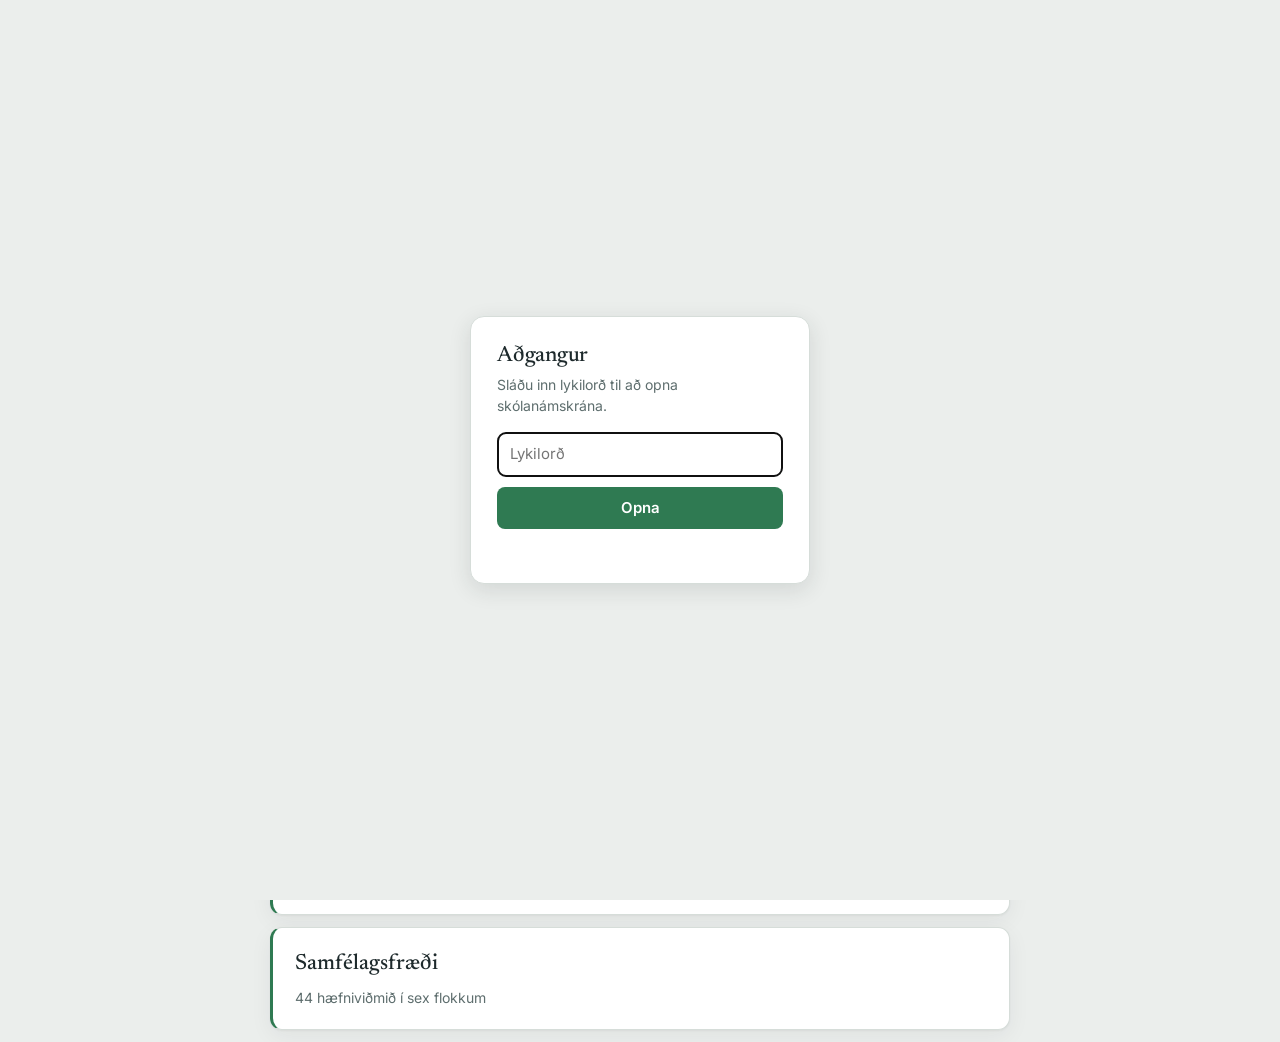
<file: index.html>
<!DOCTYPE html>
<html lang="is">
<head>
<meta charset="utf-8">
<meta name="viewport" content="width=device-width, initial-scale=1">
<title>Hæfniviðmið – skólanámskrá</title>
<link rel="preconnect" href="https://fonts.googleapis.com">
<link rel="preconnect" href="https://fonts.gstatic.com" crossorigin>
<link href="https://fonts.googleapis.com/css2?family=Newsreader:ital,opsz,wght@0,6..72,400;0,6..72,500;1,6..72,400&family=Inter:wght@400;500;600&display=swap" rel="stylesheet">
<style>
  :root{
    --paper:#EBEEEC; --surface:#FFFFFF; --ink:#1E2A2C; --muted:#5E6E6E;
    --line:#D6DDD9; --sea:#2F7A52; --sea-fill:#E1EFE6; --blue:#3A6B8C;
    --shadow:0 1px 2px rgba(30,42,44,.05),0 6px 22px rgba(30,42,44,.06);
  }
  *{box-sizing:border-box}
  body{margin:0;background:var(--paper);color:var(--ink);
    font-family:"Inter",system-ui,sans-serif;line-height:1.5;-webkit-font-smoothing:antialiased;}
  .wrap{max-width:780px;margin:0 auto;padding:0 20px}
  header{padding:52px 0 8px}
  .eyebrow{font-size:13px;letter-spacing:.14em;text-transform:uppercase;color:var(--blue);font-weight:600;margin:0 0 12px}
  h1{font-family:"Newsreader",serif;font-weight:500;font-optical-sizing:auto;
    font-size:clamp(31px,6vw,46px);line-height:1.08;margin:0 0 14px;letter-spacing:-.01em;}
  .lede{color:var(--muted);font-size:16px;max-width:54ch;margin:0}

  /* Árgangaval */
  .argangur{background:var(--surface);border:1px solid var(--line);border-radius:12px;box-shadow:var(--shadow);
    padding:16px 18px;margin:26px 0 6px;display:flex;flex-wrap:wrap;align-items:center;gap:12px}
  .argangur label{font-size:12px;letter-spacing:.06em;text-transform:uppercase;font-weight:600;color:var(--blue)}
  .argangur select{flex:1;min-width:180px;font:inherit;font-size:15px;padding:9px 11px;border:1px solid var(--line);
    border-radius:8px;background:#fff;color:var(--ink)}
  .argangur select:focus-visible{outline:2px solid var(--blue)}
  .baeta{font:inherit;font-size:14px;font-weight:500;cursor:pointer;border:1px solid var(--line);
    background:#fff;color:var(--ink);padding:9px 13px;border-radius:8px;transition:.2s;white-space:nowrap}
  .baeta:hover{border-color:var(--blue);color:var(--blue)}
  .valid-argangur{width:100%;font-size:13.5px;color:var(--sea);font-weight:500;margin:2px 0 0;min-height:0}

  /* Stig-stika */
  .stika{display:flex;gap:6px;background:#E1E6E3;border:1px solid var(--line);border-radius:12px;padding:5px;margin:16px 0 10px}
  .stika button{flex:1;border:0;background:none;font:inherit;font-weight:600;font-size:14.5px;color:var(--muted);
    padding:11px 8px;border-radius:8px;cursor:pointer;transition:.18s;white-space:nowrap}
  .stika button:hover{color:var(--ink)}
  .stika button.virk{background:var(--surface);color:var(--sea);box-shadow:var(--shadow)}
  .stika button:focus-visible{outline:2px solid var(--blue);outline-offset:2px}

  .stig-lysing{color:var(--muted);font-size:14px;margin:14px 2px 18px}
  .grein{display:block;background:var(--surface);border:1px solid var(--line);border-left:3px solid var(--sea);
    border-radius:12px;padding:20px 22px;margin-bottom:12px;text-decoration:none;color:var(--ink);
    box-shadow:var(--shadow);transition:transform .15s,border-color .2s}
  .grein:hover{transform:translateY(-2px);border-left-color:var(--blue)}
  .grein h2{font-family:"Newsreader",serif;font-weight:500;margin:0 0 4px;font-size:22px}
  .grein span{color:var(--muted);font-size:14px}
  .bid{background:#F0F2F0;border:1px dashed #C4CEC8;border-radius:12px;padding:26px 22px;text-align:center;color:var(--muted)}
  .bid h2{font-family:"Newsreader",serif;font-weight:500;font-size:20px;margin:0 0 6px;color:var(--ink)}
  .bid span{font-size:14px}
  main{padding-bottom:70px}
  .panel{display:none}
  .panel.virk{display:block}
  @media (prefers-reduced-motion:reduce){*{transition:none!important}}
</style>
</head>
<body>
<header>
  <div class="wrap">
    <p class="eyebrow">Skólanámskrá · hæfniviðmið aðalnámskrár</p>
    <h1>Hæfniviðmið aðalnámskrár</h1>
    <p class="lede">Veldu árgang, svo aldursstig og námsgrein. Merktu viðmið og skráðu hvernig gengur. Hver árgangur hefur sitt eigið svæði svo hægt er að fylgja honum alla skólagönguna.</p>
  </div>
</header>
<main class="wrap">
  <div class="argangur">
    <label for="arval">Árgangur</label>
    <select id="arval"></select>
    <button class="baeta" id="baeta">+ Bæta við árgangi</button>
    <p class="valid-argangur" id="arinfo"></p>
  </div>

  <div class="stika" role="tablist">
    <button data-stig="14" role="tab">1.–4. bekkur</button>
    <button data-stig="57" role="tab">5.–7. bekkur</button>
    <button data-stig="810" role="tab">8.–10. bekkur</button>
  </div>

  <section class="panel" data-stig="14">
    <p class="stig-lysing">Yngsta stig — viðmið við lok 4. bekkjar.</p>
    <div class="bid"><h2>Í vinnslu</h2><span>Yngsta stig (1.–4. bekkur) verður bætt við síðar.</span></div>
  </section>

  <section class="panel" data-stig="57">
    <p class="stig-lysing">Miðstig — viðmið við lok 7. bekkjar, með dálkum fyrir 5., 6. og 7. bekk.</p>
    <a class="grein" data-base="islenska.html"><h2>Íslenska</h2><span>24 hæfniviðmið í fimm flokkum</span></a>
    <a class="grein" data-base="erlend-tungumal.html"><h2>Erlend tungumál</h2><span>23 hæfniviðmið í sex flokkum · 1. stig (enska)</span></a>
    <a class="grein" data-base="staerdfraedi.html"><h2>Stærðfræði</h2><span>35 hæfniviðmið í fimm flokkum</span></a>
    <a class="grein" data-base="natturugreinar.html"><h2>Náttúrugreinar</h2><span>50 hæfniviðmið í sex flokkum</span></a>
    <a class="grein" data-base="samfelagsfraedi.html"><h2>Samfélagsfræði</h2><span>44 hæfniviðmið í sex flokkum</span></a>
  </section>

  <section class="panel" data-stig="810">
    <p class="stig-lysing">Unglingastig — viðmið við lok 10. bekkjar, með dálkum fyrir 8., 9. og 10. bekk.</p>
    <a class="grein" data-base="islenska-ungl.html"><h2>Íslenska</h2><span>24 hæfniviðmið í fimm flokkum</span></a>
    <a class="grein" data-base="erlend-tungumal-ungl.html"><h2>Erlend tungumál</h2><span>23 hæfniviðmið í sex flokkum · 3. stig (enska)</span></a>
    <a class="grein" data-base="staerdfraedi-ungl.html"><h2>Stærðfræði</h2><span>36 hæfniviðmið í fimm flokkum</span></a>
    <a class="grein" data-base="natturugreinar-ungl.html"><h2>Náttúrugreinar</h2><span>50 hæfniviðmið í sex flokkum</span></a>
    <a class="grein" data-base="samfelagsfraedi-ungl.html"><h2>Samfélagsfræði</h2><span>44 hæfniviðmið í sex flokkum</span></a>
  </section>
</main>

<script>
(function(){
  var sel=document.getElementById("arval"), baeta=document.getElementById("baeta"), arinfo=document.getElementById("arinfo");
  var takkar=document.querySelectorAll(".stika button"), panels=document.querySelectorAll(".panel"), greinar=document.querySelectorAll(".grein[data-base]");

  var nu=new Date();
  var haust = (nu.getMonth()>=7) ? nu.getFullYear() : nu.getFullYear()-1;  // skólaár hefst í ágúst
  function bekkur(ar){ return haust - ar - 5; }                             // bekkur árgangs í ár
  function stigFyrir(b){ return b<=4 ? "14" : (b<=7 ? "57" : "810"); }

  function extra(){ try{ return JSON.parse(localStorage.getItem("haefni_extra_arg"))||[]; }catch(e){ return []; } }
  function vistaExtra(a){ try{ localStorage.setItem("haefni_extra_arg", JSON.stringify(a)); }catch(e){} }

  function byggjaValmynd(valid){
    var ar=[];
    for(var b=1;b<=10;b++){ ar.push(haust-5-b); }        // árgangar í 1.-10. bekk í ár
    extra().forEach(function(y){ if(ar.indexOf(y)<0) ar.push(y); });
    ar.sort(function(a,b){ return b-a; });               // yngsti árgangur efst
    sel.innerHTML='<option value="">Án árgangs (almennt)</option>';
    ar.forEach(function(y){
      var b=bekkur(y), merki=(b>=1&&b<=10)?(y+" — "+b+". bekkur í ár"):(y+" — utan 1.–10. bekkjar");
      var o=document.createElement("option"); o.value=String(y); o.textContent="Árgangur "+merki;
      sel.appendChild(o);
    });
    sel.value = valid || "";
  }

  function uppfaeraHlekki(){
    var ar=sel.value;
    greinar.forEach(function(g){ g.setAttribute("href", g.dataset.base + (ar ? "?ar="+ar : "")); });
  }
  function synaStig(stig){
    takkar.forEach(function(t){ t.classList.toggle("virk", t.dataset.stig===stig); });
    panels.forEach(function(p){ p.classList.toggle("virk", p.dataset.stig===stig); });
    try{ localStorage.setItem("haefni_stig", stig); }catch(e){}
  }
  function uppfaeraInfo(){
    var ar=sel.value;
    if(!ar){ arinfo.textContent=""; return; }
    var b=bekkur(Number(ar));
    arinfo.textContent = (b>=1&&b<=10) ? ("Árgangur "+ar+" er í "+b+". bekk skólaárið "+haust+"–"+(haust+1)+".")
                                       : ("Árgangur "+ar+" er utan 1.–10. bekkjar í ár.");
  }

  takkar.forEach(function(t){ t.addEventListener("click", function(){ synaStig(t.dataset.stig); }); });

  sel.addEventListener("change", function(){
    var ar=sel.value;
    try{ localStorage.setItem("haefni_argangur", ar); }catch(e){}
    uppfaeraHlekki(); uppfaeraInfo();
    if(ar){ var b=bekkur(Number(ar)); if(b>=1&&b<=10) synaStig(stigFyrir(b)); }  // stökkva á rétt stig
  });

  baeta.addEventListener("click", function(){
    var svar=prompt("Sláðu inn fæðingarár árgangs (t.d. 2014):");
    if(!svar) return;
    svar=svar.trim();
    if(!/^\d{4}$/.test(svar)){ alert("Sláðu inn fjögurra stafa ártal."); return; }
    var a=extra(); if(a.indexOf(Number(svar))<0){ a.push(Number(svar)); vistaExtra(a); }
    byggjaValmynd(svar);
    try{ localStorage.setItem("haefni_argangur", svar); }catch(e){}
    uppfaeraHlekki(); uppfaeraInfo();
    var b=bekkur(Number(svar)); if(b>=1&&b<=10) synaStig(stigFyrir(b));
  });

  // Frumstilling
  var vistadAr; try{ vistadAr=localStorage.getItem("haefni_argangur"); }catch(e){}
  byggjaValmynd(vistadAr||"");
  uppfaeraHlekki(); uppfaeraInfo();
  var vistadStig; try{ vistadStig=localStorage.getItem("haefni_stig"); }catch(e){}
  if(sel.value){ var b=bekkur(Number(sel.value)); synaStig((b>=1&&b<=10)?stigFyrir(b):(vistadStig||"57")); }
  else synaStig(vistadStig||"57");
})();
</script>

<script src="config.js"></script>
<script>
(function gate(){
  var HASH = window.SITE_PASSWORD_SHA256;
  if(!HASH || /PASTE|YOUR/.test(HASH)) return;
  if(sessionStorage.getItem("haefni_unlocked") === HASH) return;
  var ov=document.createElement("div");
  ov.style.cssText="position:fixed;inset:0;z-index:99999;background:#EBEEEC;display:flex;align-items:center;justify-content:center;font-family:Inter,system-ui,sans-serif";
  ov.innerHTML='<div style="background:#fff;border:1px solid #D6DDD9;border-radius:14px;padding:28px 26px;max-width:340px;width:calc(100% - 40px);box-shadow:0 6px 22px rgba(30,42,44,.12)">'+
    '<h1 style="font-family:Newsreader,serif;font-weight:500;font-size:22px;margin:0 0 6px;color:#1E2A2C">Aðgangur</h1>'+
    '<p style="color:#5E6E6E;font-size:14px;margin:0 0 16px">Sláðu inn lykilorð til að opna skólanámskrána.</p>'+
    '<input id="hg-pw" type="password" autocomplete="current-password" placeholder="Lykilorð" style="width:100%;box-sizing:border-box;padding:10px 12px;border:1px solid #9FCBB0;border-radius:8px;font:inherit;font-size:15px;margin-bottom:10px">'+
    '<button id="hg-go" style="width:100%;padding:10px;border:0;border-radius:8px;background:#2F7A52;color:#fff;font:inherit;font-weight:600;font-size:15px;cursor:pointer">Opna</button>'+
    '<p id="hg-err" style="color:#b4524a;font-size:13px;margin:10px 0 0;min-height:16px"></p></div>';
  document.body.appendChild(ov);
  var inp=ov.querySelector("#hg-pw"),btn=ov.querySelector("#hg-go"),err=ov.querySelector("#hg-err");
  inp.focus();
  function sha256(s){return crypto.subtle.digest("SHA-256",new TextEncoder().encode(s)).then(function(b){return Array.from(new Uint8Array(b)).map(function(x){return x.toString(16).padStart(2,"0");}).join("");});}
  function go(){sha256(inp.value).then(function(h){if(h===HASH){try{sessionStorage.setItem("haefni_unlocked",HASH);}catch(e){}ov.remove();}else{err.textContent="Rangt lykilorð.";inp.select();}});}
  btn.addEventListener("click",go);
  inp.addEventListener("keydown",function(e){if(e.key==="Enter")go();});
})();
</script>
</body>
</html>
</file>
